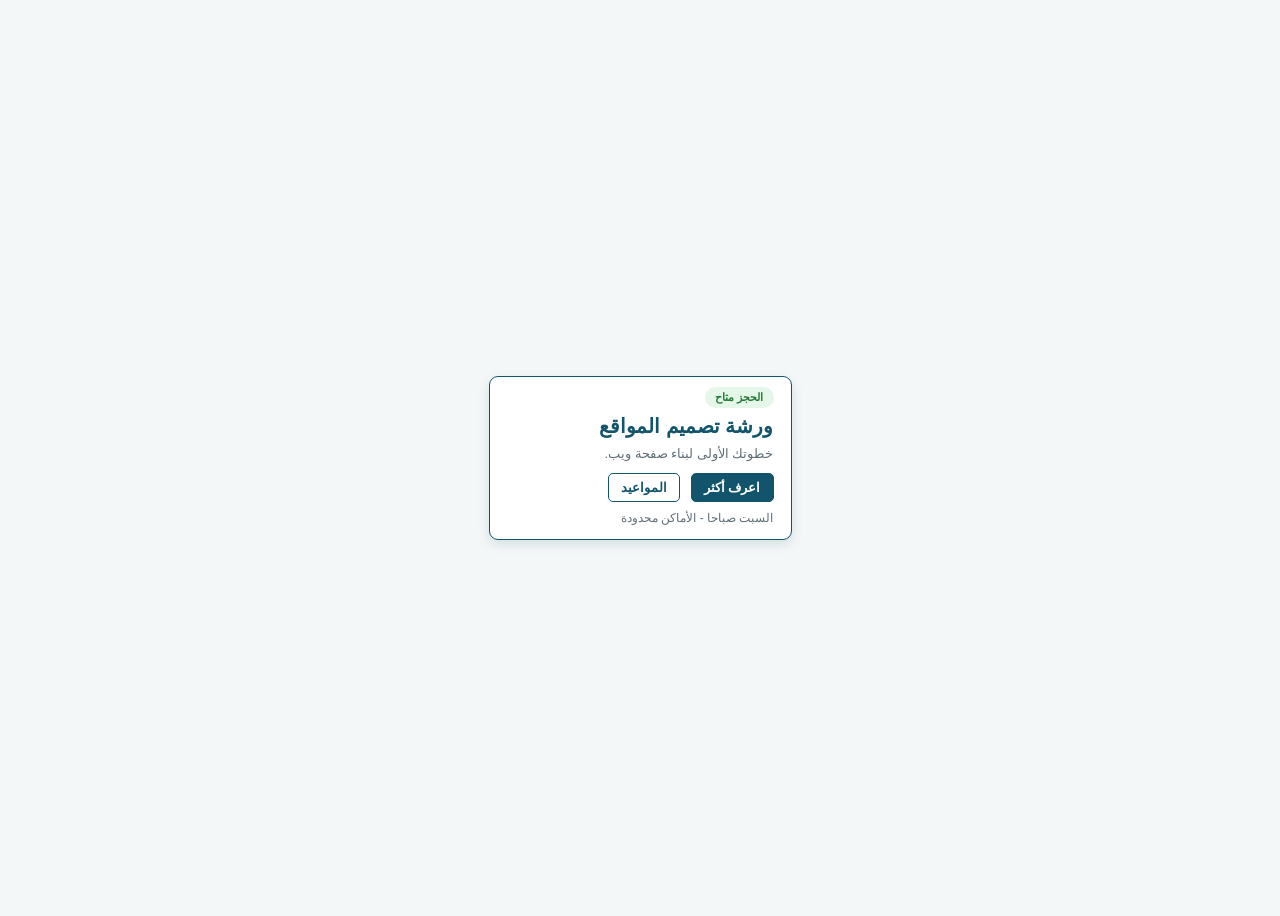
<file: Assignment1/index.html>
<!DOCTYPE html>
<html lang="ar" dir="rtl">
<head>
    <meta charset="UTF-8">
    <meta name="viewport" content="width=device-width, initial-scale=1.0">
    <title>ورشة تصميم المواقع</title>

    <link rel="stylesheet" href="styles.css">
</head>
<body>

    <div class="workshop-card">

        <span class="badge">الحجز متاح</span>

        <h1>ورشة تصميم المواقع</h1>

        <p class="description">
            خطوتك الأولى لبناء صفحة ويب.
        </p>

        <div class="buttons">
            <a href="#" class="btn primary">اعرف أكثر</a>
            <a href="#" class="btn secondary">المواعيد</a>
        </div>

        <p class="note">
            السبت صباحا - الأماكن محدودة
        </p>

    </div>

</body>
</html>
</file>
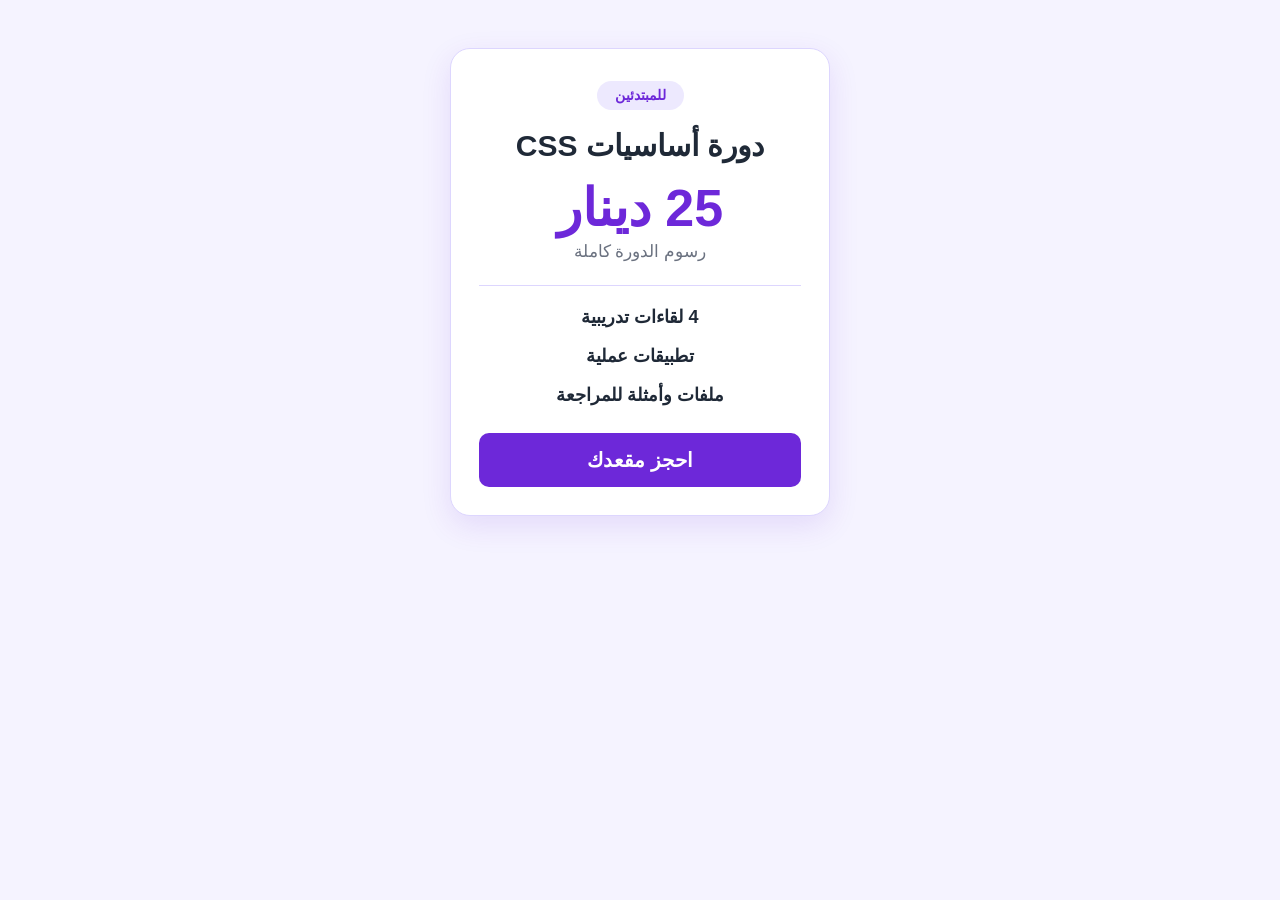
<file: Assignment2/index.html>
<!DOCTYPE html>
<html lang="ar" dir="rtl">
<head>
  <meta charset="UTF-8">
  <meta name="viewport" content="width=device-width, initial-scale=1.0">
  <title>بطاقة الاشتراك في الدورة</title>
  <link rel="stylesheet" href="styles.css">
</head>
<body>
  <main class="card">
    <span class="badge">للمبتدئين</span>
    <h1 class="title">دورة أساسيات CSS</h1>

    <p class="price">25 دينار</p>
    <p class="price-note">رسوم الدورة كاملة</p>

    <hr class="divider">

    <p class="detail">4 لقاءات تدريبية</p>
    <p class="detail">تطبيقات عملية</p>
    <p class="detail">ملفات وأمثلة للمراجعة</p>

    <a class="button" href="#">احجز مقعدك</a>
  </main>
</body>
</html>
</file>
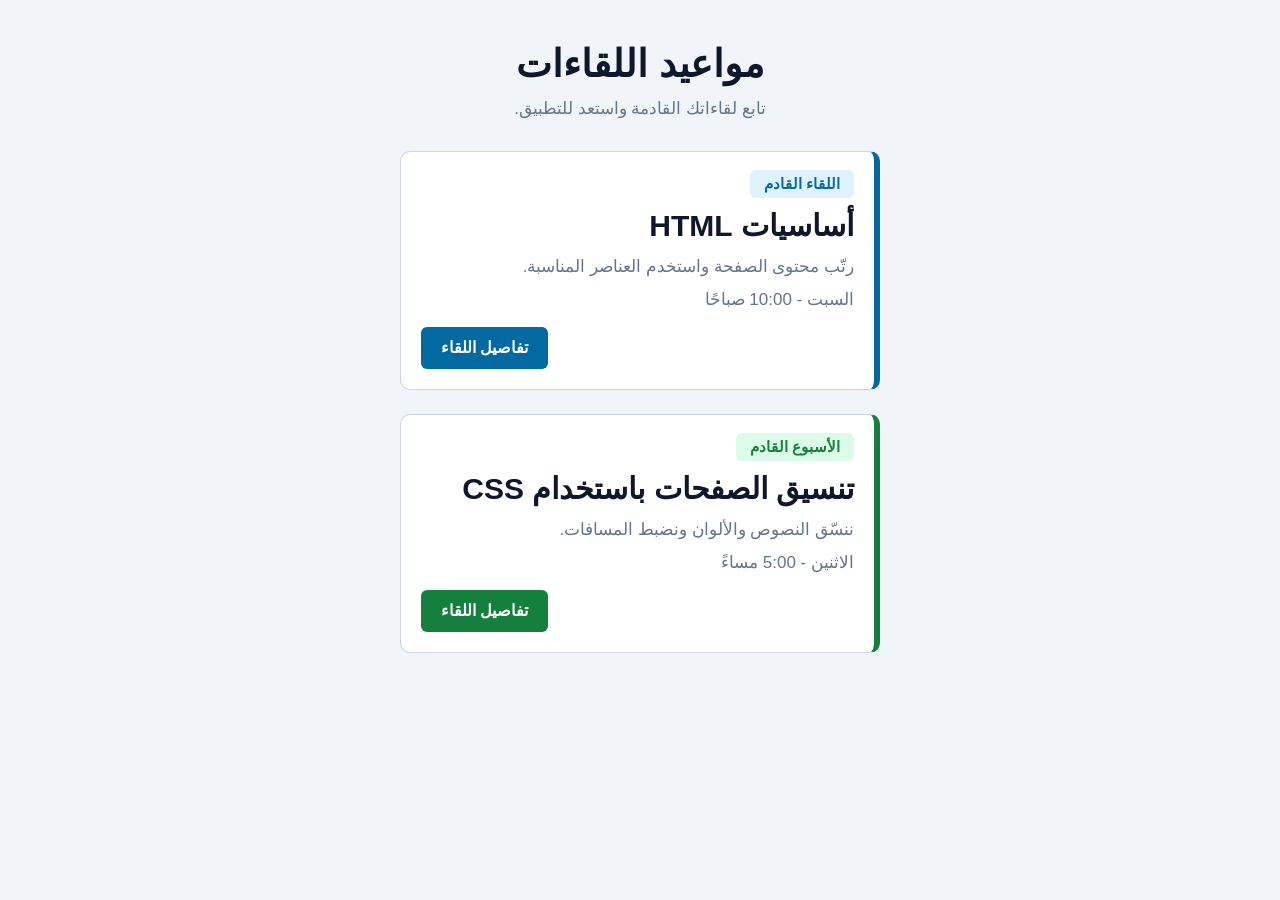
<file: Assignment3/index.html>
<!DOCTYPE html>
<html lang="ar" dir="rtl">
<head>
  <meta charset="UTF-8">
  <meta name="viewport" content="width=device-width, initial-scale=1.0">
  <title>مواعيد اللقاءات</title>
  <link rel="stylesheet" href="styles.css">
</head>
<body>
  <main class="container">
    <header class="page-header">
      <h1 class="page-title">مواعيد اللقاءات</h1>
      <p class="page-desc">تابع لقاءاتك القادمة واستعد للتطبيق.</p>
    </header>

    <article class="card card-blue">
      <span class="badge">اللقاء القادم</span>
      <h2 class="card-title">أساسيات HTML</h2>
      <p class="card-desc">رتّب محتوى الصفحة واستخدم العناصر المناسبة.</p>
      <p class="card-time">السبت - 10:00 صباحًا</p>
      <a class="btn" href="#">تفاصيل اللقاء</a>
    </article>

    <article class="card card-green">
      <span class="badge">الأسبوع القادم</span>
      <h2 class="card-title">تنسيق الصفحات باستخدام CSS</h2>
      <p class="card-desc">ننسّق النصوص والألوان ونضبط المسافات.</p>
      <p class="card-time">الاثنين - 5:00 مساءً</p>
      <a class="btn" href="#">تفاصيل اللقاء</a>
    </article>
  </main>
</body>
</html>
</file>
<file: Assignment1/styles.css>
* {
    box-sizing: border-box;
}

body {
    min-height: 100vh;
    background-color: #F4F7F8;
    font-family: Arial, sans-serif;

    display: flex;
    justify-content: center;
    align-items: center;
}

.workshop-card {
    width: 303px;
    padding: 10px 17px 14px;

    background-color: #FFFFFF;
    border: 1.5px solid #12546C;
    border-radius: 9px;

    box-shadow: 0 4px 12px rgba(18, 84, 108, 0.15);

    text-align: right;
}

.badge {
    display: inline-block;

    background-color: #E5F7E8;
    color: #237A36;

    padding: 4px 10px;
    border-radius: 12px;

    font-size: 11px;
    font-weight: bold;

    margin-bottom: 6px;
}

h1 {
    color: #12546C;
    font-size: 20px;

    margin: 0 0 8px;
}

.description {
    color: #5F6F78;
    font-size: 13px;

    margin: 0 0 12px;
}

.buttons {
    margin-bottom: 9px;
}

.btn {
    display: inline-block;

    padding: 6px 12px;
    border-radius: 5px;
    border: 1px solid #12546C;

    font-size: 13px;
    font-weight: bold;

    text-decoration: none;
    text-align: center;
}

.primary {
    background-color: #12546C;
    color: #FFFFFF;

    margin-left: 6px;
}

.secondary {
    background-color: #FFFFFF;
    color: #12546C;
}

.note {
    color: #5F6F78;
    font-size: 12px;

    margin: 0;
}
</file>
<file: Assignment2/styles.css>
* {
  box-sizing: border-box;
  margin: 0;
  padding: 0;
}

body {
  background-color: #F5F3FF;
  color: #1F2937;
  font-family: "Segoe UI", Tahoma, Arial, sans-serif;
  line-height: 1.5;
  padding: 48px 16px;
}

.card {
  background-color: #FFFFFF;
  border: 1px solid #DDD6FE;
  border-radius: 20px;
  box-shadow: 0 10px 30px rgba(109, 40, 217, 0.12);
  max-width: 380px;
  margin: 0 auto;
  padding: 32px 28px 28px;
  text-align: center;
}

.badge {
  display: inline-block;
  background-color: #EDE9FE;
  color: #6D28D9;
  font-size: 14px;
  font-weight: 700;
  padding: 4px 18px;
  border-radius: 999px;
  margin-bottom: 16px;
}

.title {
  color: #1F2937;
  font-size: 30px;
  font-weight: 800;
  line-height: 1.3;
  margin-bottom: 12px;
}

.price {
  color: #6D28D9;
  font-size: 52px;
  font-weight: 800;
  line-height: 1.2;
}

.price-note {
  color: #6B7280;
  font-size: 17px;
  margin-bottom: 20px;
}

.divider {
  border: none;
  border-top: 1px solid #DDD6FE;
  margin-bottom: 18px;
}

.detail {
  color: #1F2937;
  font-size: 18px;
  font-weight: 600;
  margin-bottom: 12px;
  overflow-wrap: break-word;
}

.button {
  display: block;
  width: 100%;
  background-color: #6D28D9;
  color: #FFFFFF;
  font-size: 20px;
  font-weight: 700;
  text-decoration: none;
  padding: 12px 16px;
  margin-top: 24px;
  border-radius: 10px;
}

.button:hover,
.button:focus-visible {
  background-color: #5B21B6;
}
</file>
<file: Assignment3/styles.css>
* {
  box-sizing: border-box;
  margin: 0;
  padding: 0;
}

body {
  background-color: #F1F5F9;
  color: #0F172A;
  font-family: "Segoe UI", Tahoma, Arial, sans-serif;
  line-height: 1.6;
  padding: 40px 16px;
}

.container {
  max-width: 480px;
  margin: 0 auto;
}

.page-header {
  text-align: center;
  margin-bottom: 28px;
}

.page-title {
  color: #0F172A;
  font-size: 38px;
  font-weight: 800;
  line-height: 1.3;
  margin-bottom: 6px;
}

.page-desc {
  color: #64748B;
  font-size: 17px;
}

.card {
  background-color: #FFFFFF;
  border: 1px solid #CBD5E1;
  border-right-width: 6px;
  border-radius: 10px;
  padding: 18px 20px 20px;
  margin-bottom: 24px;
  text-align: right;
}

.badge {
  display: inline-block;
  font-size: 15px;
  font-weight: 600;
  padding: 2px 14px;
  border-radius: 6px;
  margin-bottom: 8px;
}

.card-title {
  color: #0F172A;
  font-size: 30px;
  font-weight: 800;
  line-height: 1.3;
  margin-bottom: 8px;
}

.card-desc {
  color: #64748B;
  font-size: 17px;
  margin-bottom: 6px;
  overflow-wrap: break-word;
}

.card-time {
  color: #64748B;
  font-size: 17px;
  margin-bottom: 14px;
}

.btn {
  display: block;
  width: fit-content;
  margin-right: auto; /* pushes the button to the left side in RTL, like the reference */
  color: #FFFFFF;
  font-size: 16px;
  font-weight: 600;
  text-decoration: none;
  padding: 8px 20px;
  border-radius: 6px;
}

/* Card 1 - blue */
.card-blue {
  border-right-color: #0369A1;
}
.card-blue .badge {
  background-color: #E0F2FE;
  color: #0369A1;
}
.card-blue .btn {
  background-color: #0369A1;
}

/* Card 2 - green */
.card-green {
  border-right-color: #15803D;
}
.card-green .badge {
  background-color: #DCFCE7;
  color: #15803D;
}
.card-green .btn {
  background-color: #15803D;
}
</file>
